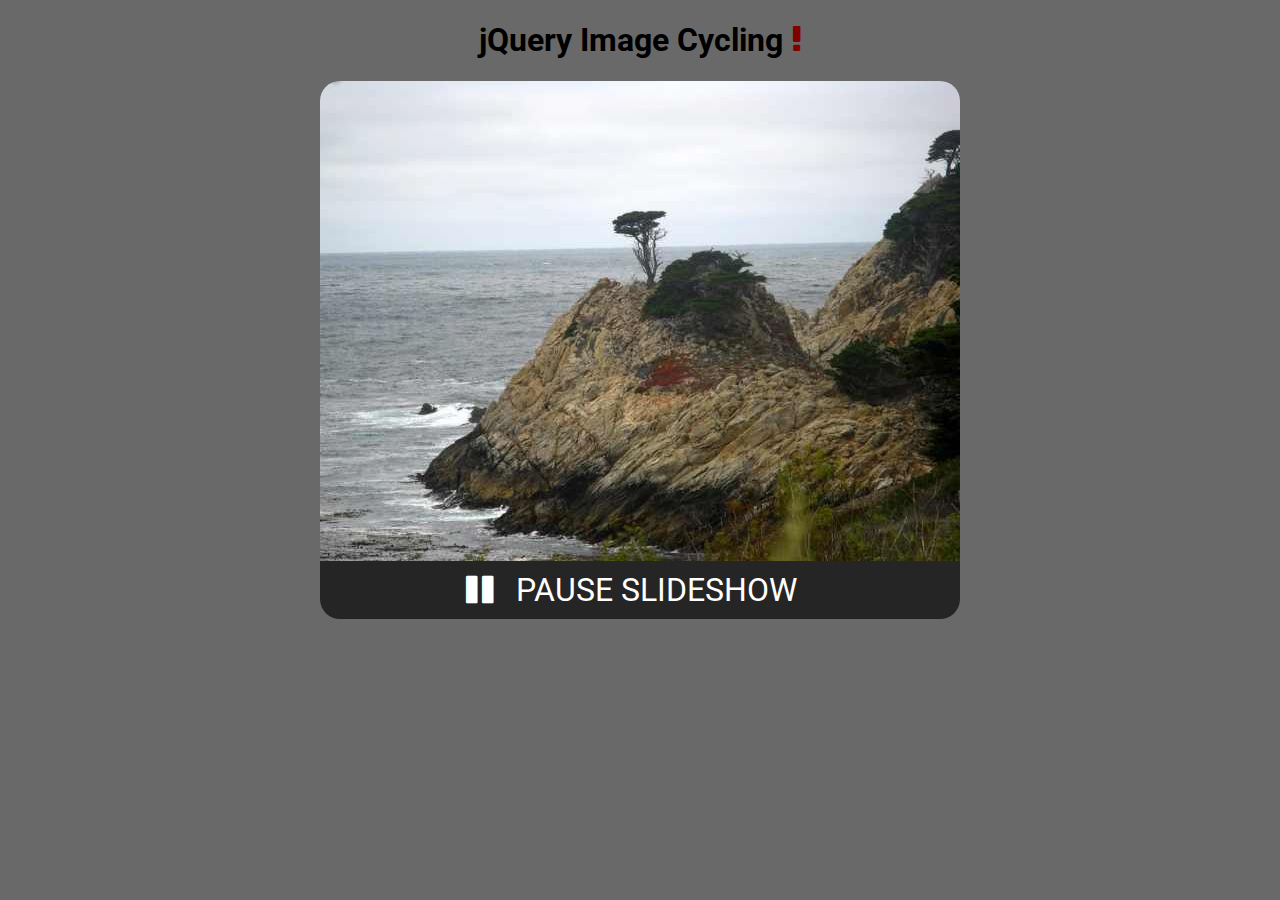
<file: javascript/image-cycling/index.html>
<!DOCTYPE html>
<!--Author: Brian Wardwell
	Original Date: September 22nd, 2014
	Updated: 4/17/2018
	File Description: Interactive Slideshow with jQuery
	File Name: index.html
-->
<html lang="en">
	<head>
	<title>Image Cycling</title>
		<!--Updated to the most recent jQuery library: jQuery 1.11.1-->
		<script type="text/javascript" src="http://ajax.googleapis.com/ajax/libs/jquery/1.11.1/jquery.min.js"></script>
	    <script type="text/javascript" src="jquery_cycle.js"></script>
	    <script type="text/javascript" src="rotate.js"></script> 
	    <link href="css/styles.css" rel="stylesheet">
	    
	    <!-- get Font Awesome for controls -->
	    <link rel="stylesheet" href="https://cdnjs.cloudflare.com/ajax/libs/font-awesome/4.7.0/css/font-awesome.min.css">
	</head>
	<body>
		<h1>jQuery Image Cycling <i class="fa fa-exclamation red-text"></i></h1>
		<div class="slideshow-container">
	        <div id="slideshow"><!-- Updated images to California images, resized to 640x480 to closer meet the original 640x428 -->
	          <img src="images/california01.jpg" />
	          <img src="images/california02.jpg" />
	          <img src="images/california03.jpg" />
	          <img src="images/california04.jpg" />
	          <img src="images/california05.jpg" />
	          <img src="images/california06.jpg" />
	        </div>
	    </div>
	</body>
</html>
</file>
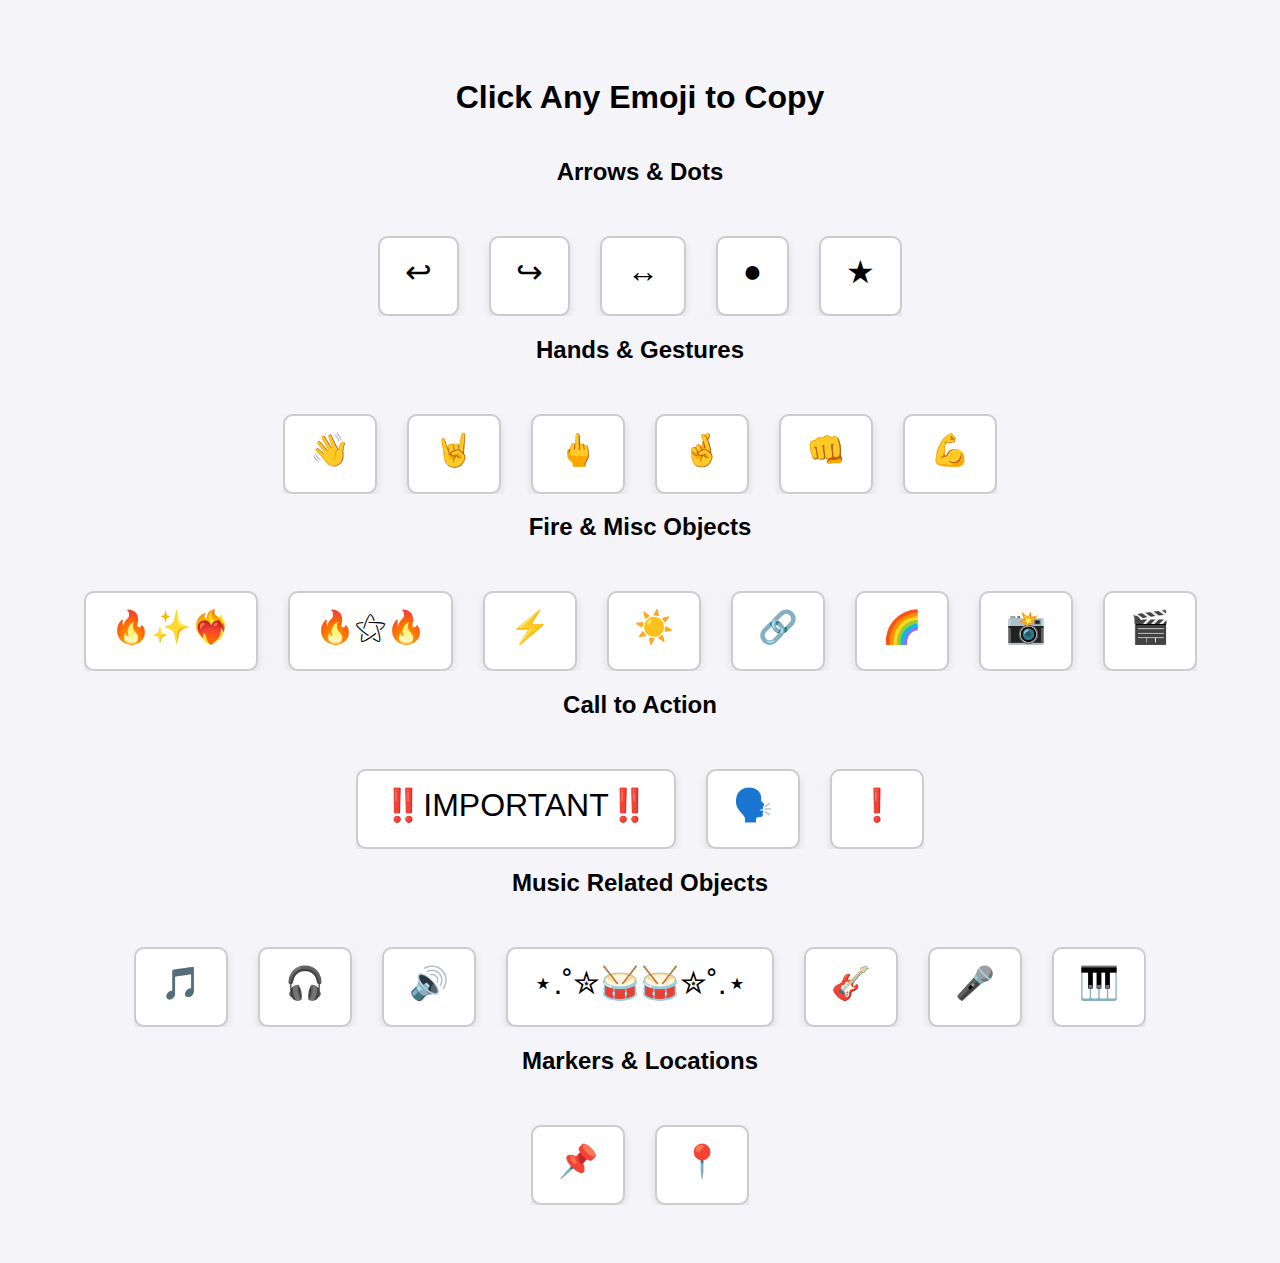
<file: assets/click-to-copy.html>
<!DOCTYPE html>
<html lang="en">
<head>
    <meta charset="UTF-8">
    <meta name="viewport" content="width=device-width, initial-scale=1.0">
    <title>Reusable Click to Copy Emojis</title>

    <style>
        /* Basic styling for better visibility and feedback */
        body {
            font-family: Arial, sans-serif;
            background-color: #f4f4f9;
        }

        .emoji-page-container{
            display: flex;
            flex-direction: column;
            align-items: center;
            min-height: 100vh;
            margin: 0;
            padding: 50px 0px;
        }

        .emoji-list {
            display: flex;
            gap: 30px;
            margin-top: 30px;
            height: 80px;
            overflow: hidden;
        }

        .emoji-container {
            cursor: pointer;
            padding: 15px 25px;
            border: 2px solid #ccc;
            border-radius: 10px;
            background-color: #fff;
            transition: all 0.2s ease-in-out;
            text-align: center;
            box-shadow: 0 4px 8px rgba(0, 0, 0, 0.1);
        }

        .emoji-container:hover {
            border-color: #007bff;
            box-shadow: 0 6px 12px rgba(0, 0, 0, 0.15);
        }

        .emoji {
            font-size: 2rem; /* Emojis are large */
            display: block; /* Allows margin/padding to work better */
        }

        .message {
            margin-top: 10px;
            color: green;
            font-weight: bold;
            opacity: 0;
            transition: opacity 0.5s ease-in-out;
            min-height: 20px;
            font-size: 0.9em;
        }
    </style>

    <script>
        // Function to show a temporary copy message
        function showCopyMessage(elementId) {
            const messageElement = document.getElementById(elementId);
            messageElement.textContent = '✅ Copied!';
            messageElement.style.opacity = 1;

            // Clear the message after a short delay
            setTimeout(() => {
                messageElement.style.opacity = 0;
            }, 1500);
        }

        // Main reusable copy function
        function copyEmoji(emojiElementId, messageElementId) {
            const emojiElement = document.getElementById(emojiElementId);
            const emoji = emojiElement.textContent;

            // 1. Use the modern Clipboard API
            if (navigator.clipboard && navigator.clipboard.writeText) {
                navigator.clipboard.writeText(emoji).then(() => {
                    showCopyMessage(messageElementId);
                }).catch(err => {
                    // Fallback if modern API fails
                    console.error('Could not use modern clipboard API: ', err);
                    fallbackCopy(emoji, messageElementId);
                });
            } else {
                // 2. Fallback for older browsers
                fallbackCopy(emoji, messageElementId);
            }
        }

        // Fallback function for older browsers (uses execCommand)
        function fallbackCopy(text, messageElementId) {
            const textArea = document.createElement("textarea");
            textArea.value = text;
            textArea.style.position = "fixed"; // Hide it off-screen
            textArea.style.left = "-9999px";
            document.body.appendChild(textArea);
            
            textArea.focus();
            textArea.select();

            try {
                const successful = document.execCommand('copy');
                if (successful) {
                    showCopyMessage(messageElementId);
                } else {
                    document.getElementById(messageElementId).textContent = '❌ Copying failed!';
                }
            } catch (err) {
                console.error('Fallback copy failed', err);
                document.getElementById(messageElementId).textContent = '❌ Copying failed!';
            }

            document.body.removeChild(textArea);
        }
    </script>
</head>
<body>
    <div class="emoji-page-container">
    <h1>Click Any Emoji to Copy</h1>
    <!-- Emoji Block-->
    <h2>Arrows &amp; Dots</h2>
    <div class="emoji-list">
        <div class="emoji-container" onclick="copyEmoji('emoji1', 'message1')">
            <span id="emoji1" class="emoji">↩</span>
            <span id="message1" class="message"></span>
        </div>

        <div class="emoji-container" onclick="copyEmoji('emoji2', 'message2')">
            <span id="emoji2" class="emoji">↪</span>
            <span id="message2" class="message"></span>
        </div>

        <div class="emoji-container" onclick="copyEmoji('emoji3', 'message3')">
            <span id="emoji3" class="emoji">↔</span>
            <span id="message3" class="message"></span>
        </div>

        <div class="emoji-container" onclick="copyEmoji('emoji4', 'message4')">
            <span id="emoji4" class="emoji">●</span>
            <span id="message4" class="message"></span>
        </div>

        <div class="emoji-container" onclick="copyEmoji('emoji5', 'message5')">
            <span id="emoji5" class="emoji">★</span>
            <span id="message5" class="message"></span>
        </div>
    </div>

    <!-- Emoji Block-->
    <h2>Hands &amp; Gestures</h2>
    <div class="emoji-list">
        <div class="emoji-container" onclick="copyEmoji('emoji6', 'message6')">
            <span id="emoji6" class="emoji">👋</span>
            <span id="message6" class="message"></span>
        </div>

        <div class="emoji-container" onclick="copyEmoji('emoji7', 'message7')">
            <span id="emoji7" class="emoji">🤘</span>
            <span id="message7" class="message"></span>
        </div>

        <div class="emoji-container" onclick="copyEmoji('emoji8', 'message8')">
            <span id="emoji8" class="emoji">🖕</span>
            <span id="message8" class="message"></span>
        </div>

        <div class="emoji-container" onclick="copyEmoji('emoji9', 'message9')">
            <span id="emoji9" class="emoji">🤞</span>
            <span id="message9" class="message"></span>
        </div>

        <div class="emoji-container" onclick="copyEmoji('emoji10', 'message10')">
            <span id="emoji10" class="emoji">👊</span>
            <span id="message10" class="message"></span>
        </div>

        <div class="emoji-container" onclick="copyEmoji('emoji11', 'message11')">
            <span id="emoji11" class="emoji">💪</span>
            <span id="message11" class="message"></span>
        </div>
    </div>

    <!-- Emoji Block-->
    <h2>Fire &amp; Misc Objects</h2>
    <div class="emoji-list">
        <div class="emoji-container" onclick="copyEmoji('emoji12', 'message12')">
            <span id="emoji12" class="emoji">🔥✨❤️‍🔥</span>
            <span id="message12" class="message"></span>
        </div>

        <div class="emoji-container" onclick="copyEmoji('emoji13', 'message13')">
            <span id="emoji13" class="emoji">🔥⚝🔥</span>
            <span id="message13" class="message"></span>
        </div>

        <div class="emoji-container" onclick="copyEmoji('emoji14', 'message14')">
            <span id="emoji14" class="emoji">⚡</span>
            <span id="message14" class="message"></span>
        </div>

        <div class="emoji-container" onclick="copyEmoji('emoji15', 'message15')">
            <span id="emoji15" class="emoji">☀️</span>
            <span id="message15" class="message"></span>
        </div>

        <div class="emoji-container" onclick="copyEmoji('emoji16', 'message16')">
            <span id="emoji16" class="emoji">🔗</span>
            <span id="message16" class="message"></span>
        </div>

        <div class="emoji-container" onclick="copyEmoji('emoji17', 'message17')">
            <span id="emoji17" class="emoji">🌈</span>
            <span id="message17" class="message"></span>
        </div>

        <div class="emoji-container" onclick="copyEmoji('emoji18', 'message18')">
            <span id="emoji18" class="emoji">📸</span>
            <span id="message18" class="message"></span>
        </div>

        <div class="emoji-container" onclick="copyEmoji('emoji19', 'message19')">
            <span id="emoji19" class="emoji">🎬</span>
            <span id="message19" class="message"></span>
        </div>
    </div>

    <!-- Emoji Block-->
    <h2>Call to Action</h2>
    <div class="emoji-list">
        <div class="emoji-container" onclick="copyEmoji('emoji20', 'message20')">
            <span id="emoji20" class="emoji">‼️IMPORTANT‼️</span>
            <span id="message20" class="message"></span>
        </div>

        <div class="emoji-container" onclick="copyEmoji('emoji21', 'message21')">
            <span id="emoji21" class="emoji">🗣️</span>
            <span id="message21" class="message"></span>
        </div>

        <div class="emoji-container" onclick="copyEmoji('emoji22', 'message22')">
            <span id="emoji22" class="emoji">❗</span>
            <span id="message22" class="message"></span>
        </div>
    </div>

    <!-- Emoji Block-->
    <h2>Music Related Objects</h2>
    <div class="emoji-list">
        <div class="emoji-container" onclick="copyEmoji('emoji25', 'message25')">
            <span id="emoji25" class="emoji">🎵</span>
            <span id="message25" class="message"></span>
        </div>

        <div class="emoji-container" onclick="copyEmoji('emoji26', 'message26')">
            <span id="emoji26" class="emoji">🎧</span>
            <span id="message26" class="message"></span>
        </div>

        <div class="emoji-container" onclick="copyEmoji('emoji27', 'message27')">
            <span id="emoji27" class="emoji">🔊</span>
            <span id="message27" class="message"></span>
        </div>

        <div class="emoji-container" onclick="copyEmoji('emoji28', 'message28')">
            <span id="emoji28" class="emoji">⋆.˚✮🥁🥁✮˚.⋆</span>
            <span id="message28" class="message"></span>
        </div>

        <div class="emoji-container" onclick="copyEmoji('emoji30', 'message30')">
            <span id="emoji30" class="emoji"> 🎸</span>
            <span id="message30" class="message"></span>
        </div>

        <div class="emoji-container" onclick="copyEmoji('emoji31', 'message31')">
            <span id="emoji31" class="emoji"> 🎤 </span>
            <span id="message31" class="message"></span>
        </div>

        <div class="emoji-container" onclick="copyEmoji('emoji32', 'message32')">
            <span id="emoji32" class="emoji"> 🎹 </span>
            <span id="message32" class="message"></span>
        </div>
    </div>

     <!-- Emoji Block-->
    <h2>Markers &amp; Locations</h2>
    <div class="emoji-list">
        <div class="emoji-container" onclick="copyEmoji('emoji33', 'message33')">
            <span id="emoji33" class="emoji">📌</span>
            <span id="message33" class="message"></span>
        </div>

        <div class="emoji-container" onclick="copyEmoji('emoji34', 'message34')">
            <span id="emoji34" class="emoji">📍</span>
            <span id="message34" class="message"></span>
        </div>
    </div>
    </div>
</body>
</html>
</file>
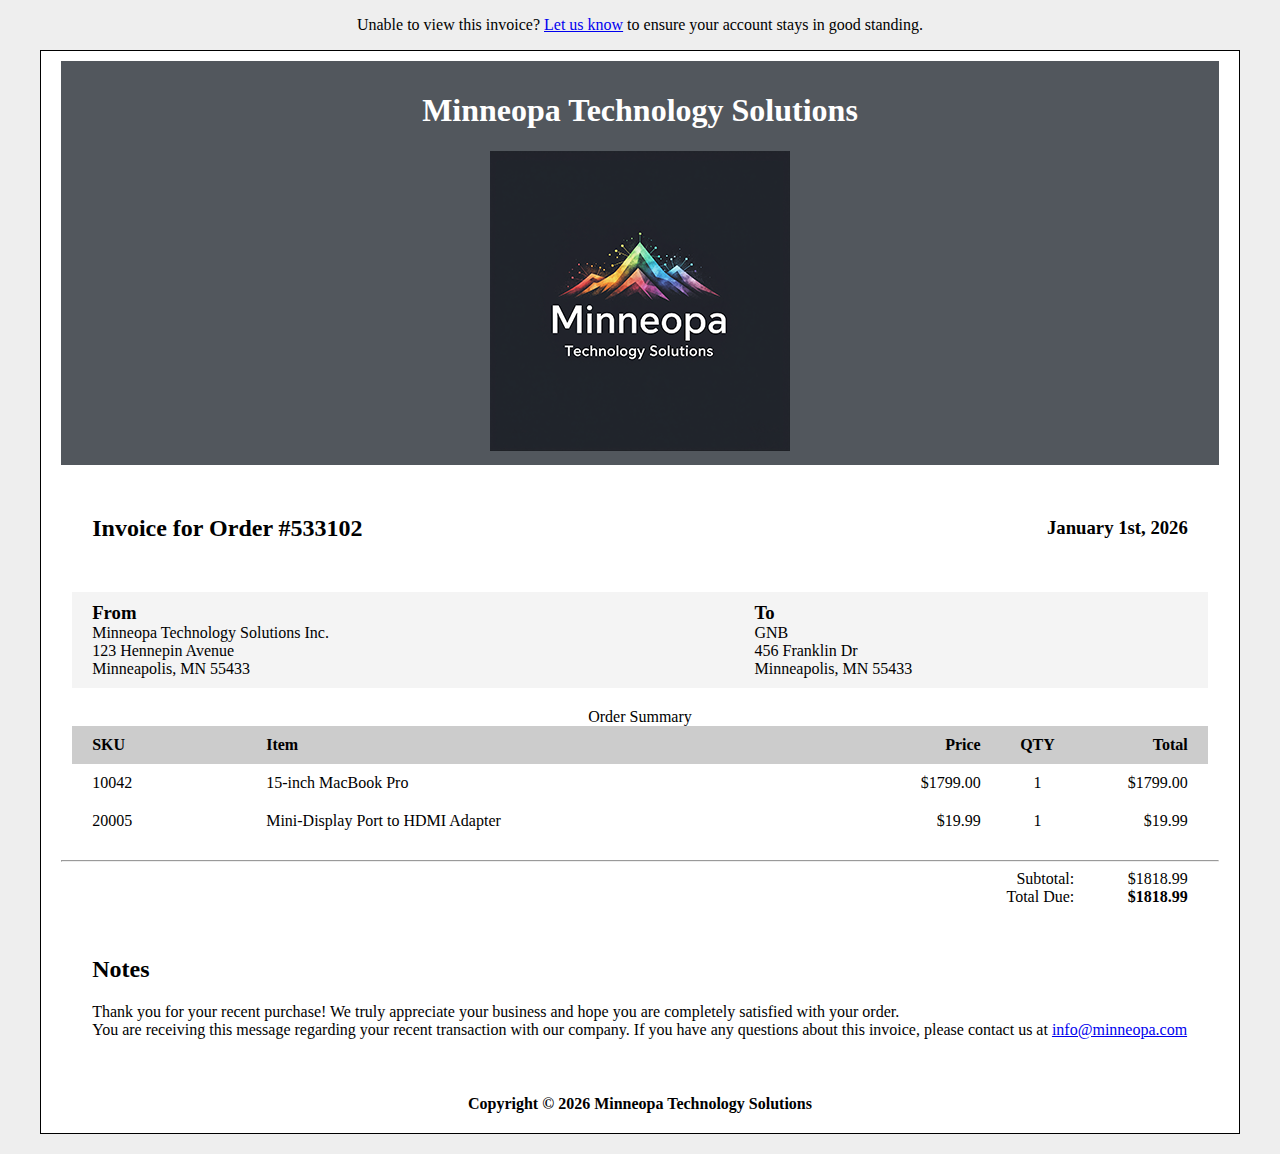
<file: html_email_templates/invoice_email.html>
<!DOCTYPE html PUBLIC "-//W3C//DTD HTML 4.01//EN"
         "http://www.w3.org/TR/html4/strict.dtd">
<!--
//
-->
<html>
<head>
  <meta content="text/html; charset=ISO-8859-1" http-equiv="content-type">
  <title>Invoice</title>
</head>
<body>
  <style>
    table#inv_addresses h3,
    table#inv_footer h4{
      margin: 0;
    }

    table#inv_addresses td{
      padding: 20px;
    }
    
    table{
      margin-bottom: 20px;
    }
    
    table#inv_footer{
      margin-bottom: 0;
    }
    
    body{
      background-color: #eeeeee;
    }
    
    table#inv_container{
      background-color: #ffffff;
      border: 1px solid #000000;
    }
    table#inv_container th:first-of-type,
    table#inv_container td:first-of-type{
      padding: 10px 20px;
    }
    table#inv_container th,
    table#inv_container td{
      padding: 10px 0px;
    }
    table#inv_container th:last-of-type,
    table#inv_container td:last-of-type{
      padding: 10px 20px;
    }
  </style>
  <center>
    <p>
      Unable to view this invoice? 
      <a href="mailto:admin@site.com">Let us know</a> to ensure your account stays in good standing.
    </p>
    <table id="inv_container" 
      width="95%" border="0" cellpadding="0" cellspacing="0">
      <tr>
        <td align="center" valign="top">
          <table border="0" cellpadding="0" cellspacing="0" width="100%">
            <tr>
              <td align="center" bgcolor="#52575d" valign="top">
                <h1><font color="white">Minneopa Technology Solutions</font></h1>
                <img src="company-logo.png" alt="Company Logo" width="300" height="300">
              </td>
            </tr>
          </table>
          <table border="0" cellpadding="0" cellspacing="0" width="98%">
            <tr>
              <td align="left"  width="70%"><h2>Invoice for Order #533102 </h2></td>
              <td align="right" width="30%"><h3>January 1st, 2026</h3></td>
            </tr>
          </table>
          <!-- merchant/recipient address header -->
          <table id="inv_addresses" border="0" 
                cellpadding="2" cellspacing="0" width="98%">
            <tr>
              <td align="left" bgcolor="#f4f4f4">
                <h3>From</h3>
                Minneopa Technology Solutions Inc. <br>
                123 Hennepin Avenue<br>
                Minneapolis, MN 55433 
              </td>
              <td align="left" bgcolor="#f4f4f4">
                <h3>To</h3>
                GNB <br>
                456 Franklin Dr<br>
                Minneapolis, MN 55433 
              </td>
            </tr>
          </table>
          <!-- itemized invoice list -->
          <table id="inv_order_summary" border="0" cellpadding="2" cellspacing="0" width="98%">
            <caption>Order Summary</caption>
            <tr>
              <th bgcolor="#cccccc" align="left" valign="top">SKU</th>
              <th bgcolor="#cccccc" align="left" valign="top">Item</th>
              <th bgcolor="#cccccc" align="right" valign="top">Price</th>
              <th bgcolor="#cccccc" align="center" valign="top" width="10%">QTY</th>
              <th bgcolor="#cccccc" align="right" valign="top" width="10%">Total</th>
            </tr>
            <tr>
              <td valign="top" style="padding: 10px 20px;">10042</td>
              <td valign="top" style="padding: 10px 0px;">15-inch MacBook Pro</td>
              <td align="right" valign="top">$1799.00</td>
              <td align="center" valign="top">1</td>
              <td align="right" valign="top" style="padding: 10px 20px;">$1799.00</td>
            </tr>
            <tr>
              <td valign="top" style="padding: 10px 20px;">20005</td>
              <td valign="top" style="padding: 10px 0px;">Mini-Display Port to HDMI Adapter</td>
              <td align="right" valign="top">$19.99</td>
              <td align="center" valign="top">1</td>
              <td align="right" valign="top" style="padding: 10px 20px;">$19.99</td>
            </tr>
          </table>
          <hr>
          <table border="0" cellpadding="2" cellspacing="0" width="98%">
            <tr>
              <td align="right" valign="top" style="padding: 0px 20px;">Subtotal: </td>
              <td align="right" valign="top" width="10%" style="padding: 0px 20px;">$1818.99</td>
            </tr>		  
            <tr>
              <td align="right" valign="top" style="padding: 0px 20px;">Total Due: </td>
              <td align="right" valign="top" style="padding: 0px 20px;"><b>$1818.99</b> </td>
            </tr>
          </table>
          <table border="0" cellpadding="0" cellspacing="0" width="98%">
            <tr><td align="left">
              <h2>Notes</h2>
              <p>Thank you for your recent purchase! We truly appreciate your business and hope you are completely satisfied with your order.<br/>
                  You are receiving this message regarding your recent transaction with our company. If you have any questions about this invoice, please contact us at 
                  <a href="mailto:info@minneopa.com">info@minneopa.com</a>
                </p>
            </td></tr>
          </table>
          <table id="inv_footer" border="0" 
                cellpadding="0" cellspacing="0" width="100%">
            <tr>
              <td align="center" valign="top">
                <h4>Copyright &copy; 2026 Minneopa Technology Solutions</h4>		
              </td>
            </tr>
          </table>
        </td>
      </tr>
    </table>
  </center>
</body>
</html>
</file>
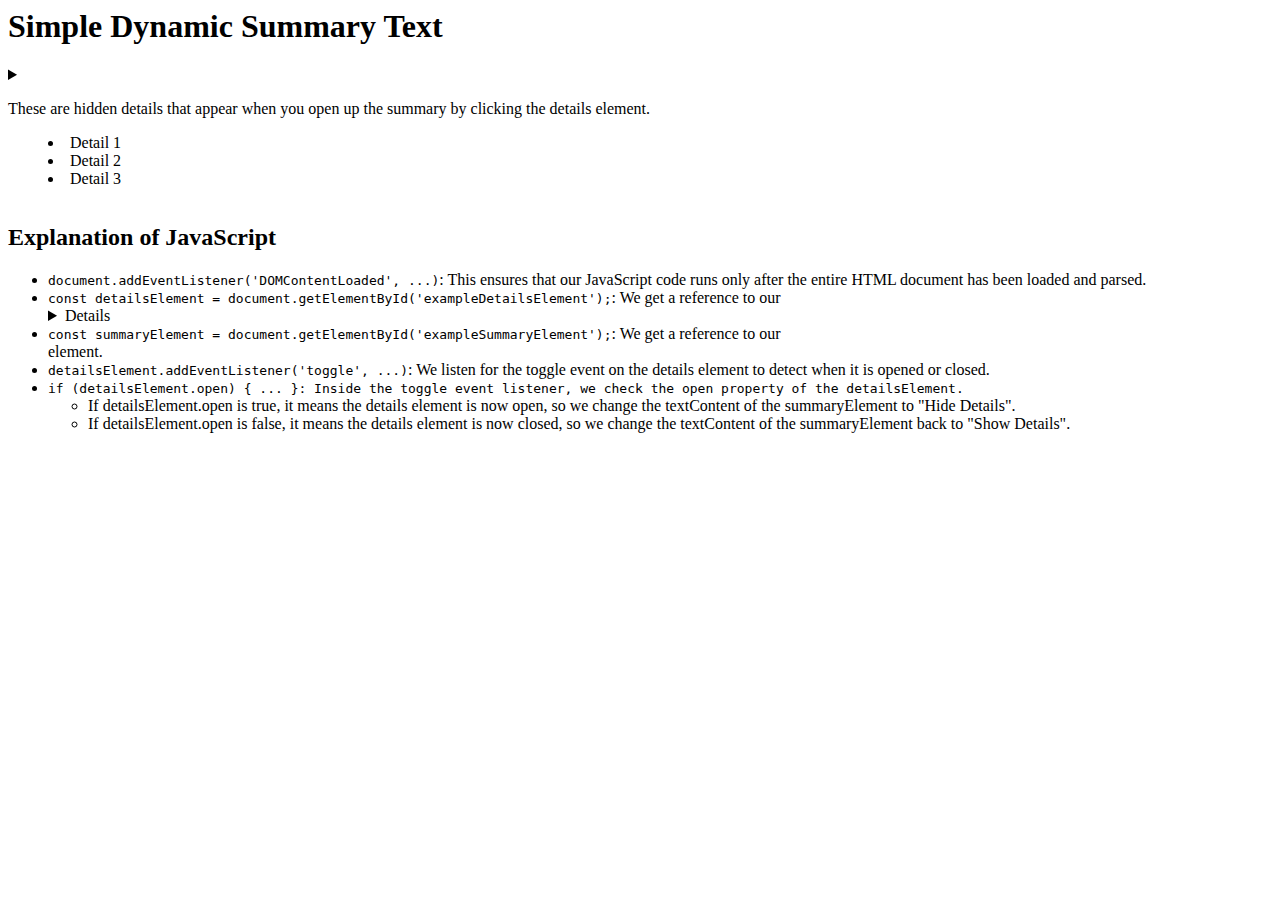
<file: javascript/dynamically-change-summary-text/dynamic-summary-text.html>
<html>
    <head>
        <title>Dynamic Summary Text Example</title>
        <script>
            document.addEventListener("DOMContentLoaded", function() {
                const detailsElement = document.getElementById("exampleDetailsElement");
                const summaryElement = document.getElementById("exampleSummaryElement");

                detailsElement.addEventListener("toggle", function() {
                    if (detailsElement.open) {
                        summaryElement.textContent = "Hide Example List";
                    } else {
                        summaryElement.textContent = "Show Example List";
                    }
                });
            });
        </script>
    </head>
    <body>
        <h1>Simple Dynamic Summary Text</h1>
        <details id="exampleDetailsElement">
            <summary id="exampleSummaryElement">
                <p>These are hidden details that appear when you open up the summary by clicking the details element.</p>
                <ul>
                    <li>Detail 1</li>
                    <li>Detail 2</li>
                    <li>Detail 3</li>
                </ul>
            </summary>
        </details>
        <div>
            <h2>Explanation of JavaScript</h2>
            <ul>
                <li><code>document.addEventListener('DOMContentLoaded', ...)</code>: This ensures that our JavaScript code runs only after the entire HTML document has been loaded and parsed.</li>
                <li><code>const detailsElement = document.getElementById('exampleDetailsElement');</code>: We get a reference to our <details> element.</li>
                <li><code>const summaryElement = document.getElementById('exampleSummaryElement');</code>: We get a reference to our <summary> element.</li>
                <li><code>detailsElement.addEventListener('toggle', ...)</code>: We listen for the toggle event on the details element to detect when it is opened or closed.</li>
                <li><code>if (detailsElement.open) { ... }: Inside the toggle event listener, we check the open property of the detailsElement.</code></li>
                <ul>
                    <li>If detailsElement.open is true, it means the details element is now open, so we change the textContent of the summaryElement to "Hide Details".</li>
                    <li>If detailsElement.open is false, it means the details element is now closed, so we change the textContent of the summaryElement back to "Show Details".</li>
                </ul>
            </ul>
        </div>
    </body>
</html>
</file>
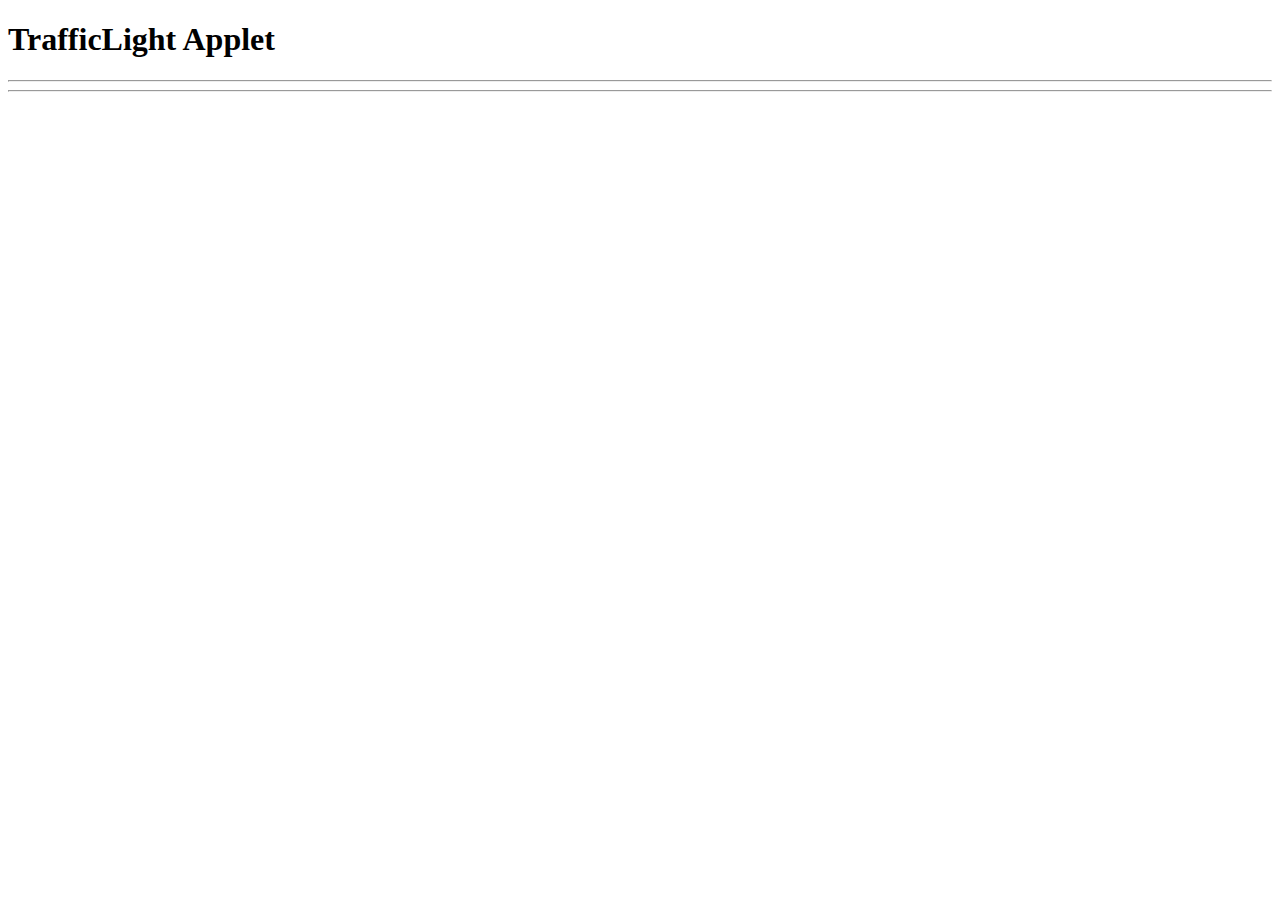
<file: java/traffic-light/src/TrafficLight.html>
<!DOCTYPE HTML PUBLIC "-//W3C//DTD HTML 4.01 Transitional//EN" "http://www.w3.org/TR/html4/loose.dtd">
<html>
<!-- This file automatically generated by BlueJ Java Development  -->
<!-- Environment.  It is regenerated automatically each time the  -->
<!-- applet is run.  Any manual changes made to file will be lost -->
<!-- when the applet is next run inside BlueJ.  Save into a       -->
<!-- directory outside of the package directory if you want to    -->
<!-- preserve this file. -->
    <head>
        <meta http-equiv="Content-Type" content="text/html; charset=UTF-8">
        <title>TrafficLight Applet</title>
    </head>
    <body>
        <h1>TrafficLight Applet</h1>
        <hr>
			<applet code="TrafficLight.class" width=400 height=600>
	</applet>
        
        <hr>
    </body>
</html>
</file>
<file: javascript/image-cycling/css/styles.css>
/* Date: 4/17/2018 */
@import url('https://fonts.googleapis.com/css?family=Roboto');
body{
	font-family: 'Roboto', sans-serif;
	background:#696969;}

h1{text-align:center;}
.smile-character{font-size:20px;}
.fa-exclamation{font-color:red;}
.red-text{color: #800000;}

.slideshow-container{
	width:640px;
	margin:auto;
	display:block;
	color:#fff;
	text-align:center;}

#slideshow img{
	background:transparent;
	border-top-left-radius:20px;
	border-top-right-radius:20px;
	border-bottom: none;}

#pause, #resume{
	display:block;
	cursor:pointer;
	padding:10px;
	background:#252525;
	border-bottom-left-radius:20px;
	border-bottom-right-radius:20px;
	transition-duration: 0.3s;}
	#pause:hover, #resume:hover{
		background:grey;
		display:block;
		transition-duration: 0.3s;}

.fa-pause.control, .fa-play.control{
	padding:3px;
	font-size:2rem;}
.control-label{
	padding:0 20px;
	text-transform:uppercase;
	font-size:2rem;}
</file>
